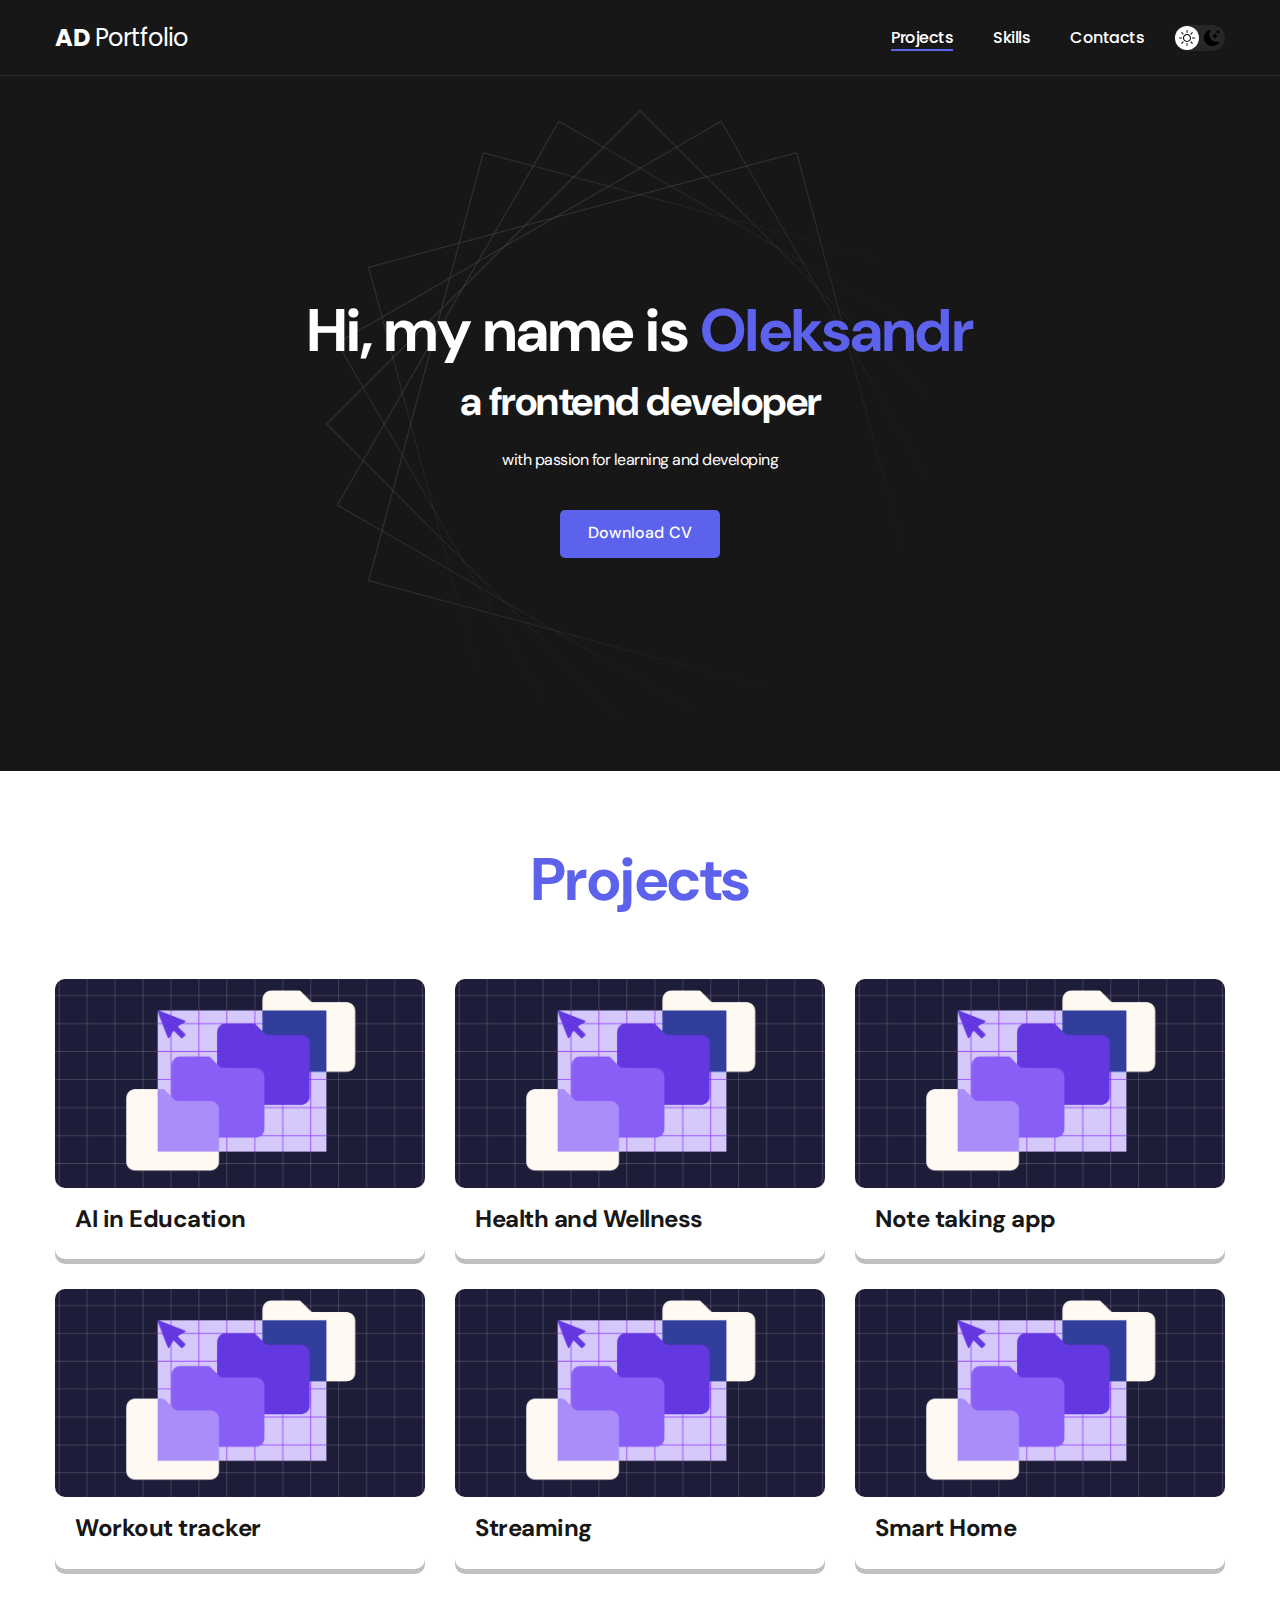
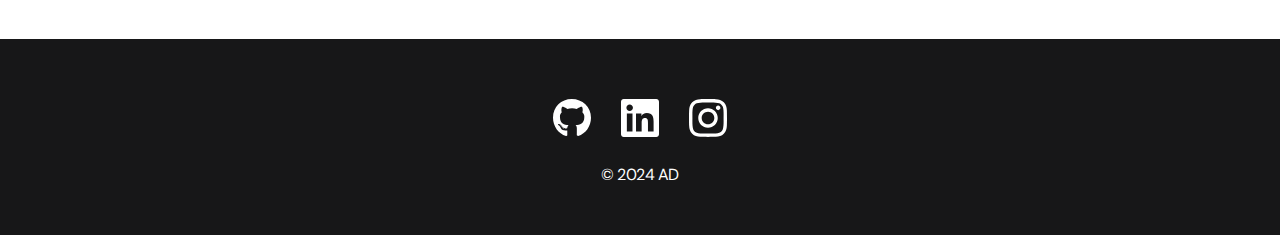
<file: index.html>
<!DOCTYPE html>
<html lang="en">
<head>
    <meta charset="UTF-8">
    <meta name="viewport" content="width=device-width, initial-scale=1.0">
    <link rel="stylesheet" href="./css/main.css">
    <title>Portfolio Landing Page</title>
</head>
<body>
    <nav class="nav">
        <div class="container">
            <div class="nav-row">
                <a href="./index.html" class="logo"><strong>AD</strong> Portfolio</a>

                <button class="dark-mode-btn">
                    <img src="./img/icons/sun_white.svg" alt="Light mode" class="dark-mode-btn__icon">
                    <img src="./img/icons/moon_dark.svg" alt="Dark mode" class="dark-mode-btn__icon">
                </button>


                <ul class="nav-list">
                    <li class="nav-list__item"><a href="./index.html" class="nav-list__link nav-list__link--active">Projects</a></li>
                    <li class="nav-list__item"><a href="./skills.html" class="nav-list__link">Skills</a></li>
                    <li class="nav-list__item"><a href="./contacts.html" class="nav-list__link">Contacts</a></li>
                </ul>
            </div>
        </div>
    </nav>

    <header class="header">
        <div class="header__wrapper">
            <div class="header__img">
                <h1 class="header__title"><strong>Hi, my name is <em>Oleksandr</em></strong><br>
                a frontend developer
                </h1>
                <div class="header__text">
                    <p>with passion for learning and developing</p>
                </div>
                <a href="#!" class="btn">Download CV</a>
            </div>    
        </div>  
    </header>

    <main class="section">
        <div class="container">
            <h2 class="title-1">Projects</h2>
            <ul class="projects">
                <li class="project">
                    <a href="./project-page.html">
                    <img src="./img/projects/01.jpg" alt="Project img" class="project__img">
                    <h3 class="project__title">AI in Education</h3>
                    </a>
                </li>
                <li class="project">
                    <a href="#./project-page.html!">
                    <img src="./img/projects/02.jpg" alt="Project img" class="project__img">
                    <h3 class="project__title">Health and Wellness</h3>
                    </a>
                </li>
                <li class="project">
                    <a href="#./project-page.html!">
                    <img src="./img/projects/03.jpg" alt="Project img" class="project__img">
                    <h3 class="project__title">Note taking app</h3>
                    </a>
                </li>
                <li class="project">
                    <a href="#./project-page.html!">
                    <img src="./img/projects/04.jpg" alt="Project img" class="project__img">
                    <h3 class="project__title">Workout tracker</h3>
                    </a>
                </li>
                <li class="project">
                    <a href="#./project-page.html!">
                    <img src="./img/projects/05.jpg" alt="Project img" class="project__img">
                    <h3 class="project__title">Streaming</h3>
                    </a>
                </li>
                <li class="project">
                    <a href="#./project-page.html!">
                    <img src="./img/projects/06.jpg" alt="Project img" class="project__img">
                    <h3 class="project__title">Smart Home</h3>
                    </a>
                </li>
            </ul>
        </div>
    </main>

    <footer class="footer">
        <div class="container">
            <div class="footer__wrapper">
                <ul class="social">
                    <li class="social__item"><a href="#!"><img src="./img/icons/gitHub.svg" alt="Link"></a></li>
                    <li class="social__item"><a href="#!"><img src="./img/icons/linkedIn.svg" alt="Link"></a></li>
                    <li class="social__item"><a href="#!"><img src="./img/icons/instagram.svg" alt="Link"></a></li>
                </ul>
                <div class="copyright">
                    <p>© 2024 AD</p>
                </div>
            </div>
        </div>
    </footer>

    <script src="./js/main.js"></script>

</body>
</html>
</file>
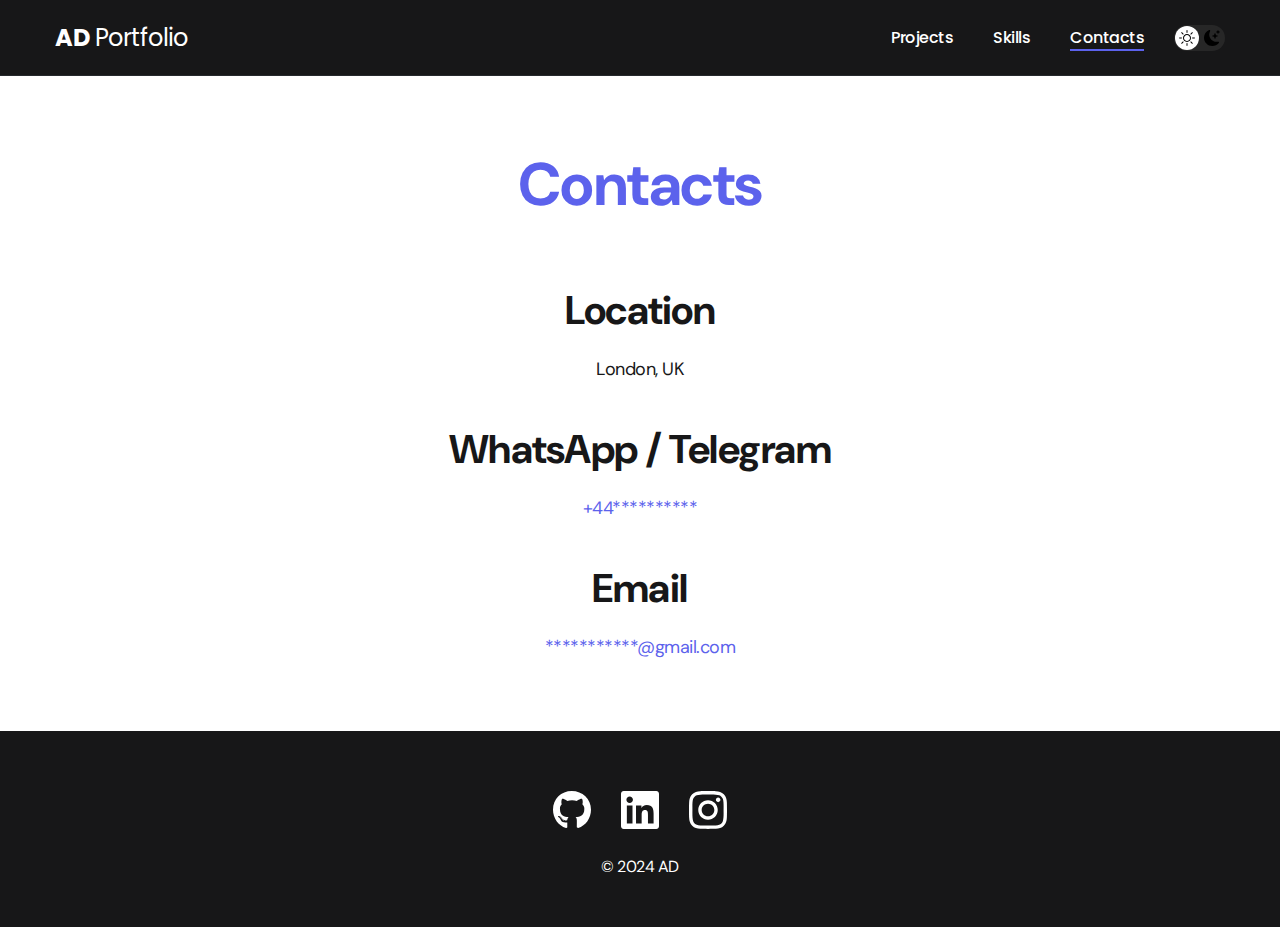
<file: contacts.html>
<!DOCTYPE html>
<html lang="en">
<head>
    <meta charset="UTF-8">
    <meta name="viewport" content="width=device-width, initial-scale=1.0">
    <link rel="stylesheet" href="./css/main.css">
    <title>Portfolio Landing Page</title>
</head>
<body>
    <nav class="nav">
        <div class="container">
            <div class="nav-row">
                <a href="./index.html" class="logo"><strong>AD</strong> Portfolio</a>
                
                <button class="dark-mode-btn">
                    <img src="./img/icons/sun_white.svg" alt="Light mode" class="dark-mode-btn__icon">
                    <img src="./img/icons/moon_dark.svg" alt="Dark mode" class="dark-mode-btn__icon">
                </button>

                <ul class="nav-list">
                    <li class="nav-list__item"><a href="./index.html" class="nav-list__link">Projects</a></li>
                    <li class="nav-list__item"><a href="./skills.html" class="nav-list__link ">Skills</a></li>
                    <li class="nav-list__item"><a href="./contacts.html" class="nav-list__link nav-list__link--active">Contacts</a></li>
                </ul>
            </div>
        </div>
    </nav>


    <main class="section">
        <div class="container">
            <h1 class="title-1">Contacts</h1>
            <ul class="content-list">
                <li class="content-list__item">
                    <h2 class="title-2">Location</h2>    
                    <p>London, UK</p>
                </li>
                <li class="content-list__item">
                    <h2 class="title-2">WhatsApp / Telegram</h2>    
                    <p><a href="call:+44**********">+44**********</a></p>
                </li>
                <li class="content-list__item">
                    <h2 class="title-2">Email</h2>    
                    <p><a href="mailto:***********@gmail.com">***********@gmail.com</a></p>
                </li>
            </ul>
            
        </div>
    </main>

    <footer class="footer">
        <div class="container">
            <div class="footer__wrapper">
                <ul class="social">
                    <li class="social__item"><a href="#!"><img src="./img/icons/gitHub.svg" alt="Link"></a></li>
                    <li class="social__item"><a href="#!"><img src="./img/icons/linkedIn.svg" alt="Link"></a></li>
                    <li class="social__item"><a href="#!"><img src="./img/icons/instagram.svg" alt="Link"></a></li>
                </ul>
                <div class="copyright">
                    <p>© 2024 AD</p>
                </div>
            </div>
        </div>
    </footer>

    <script src="./js/main.js"></script>
</body>
</html>
</file>
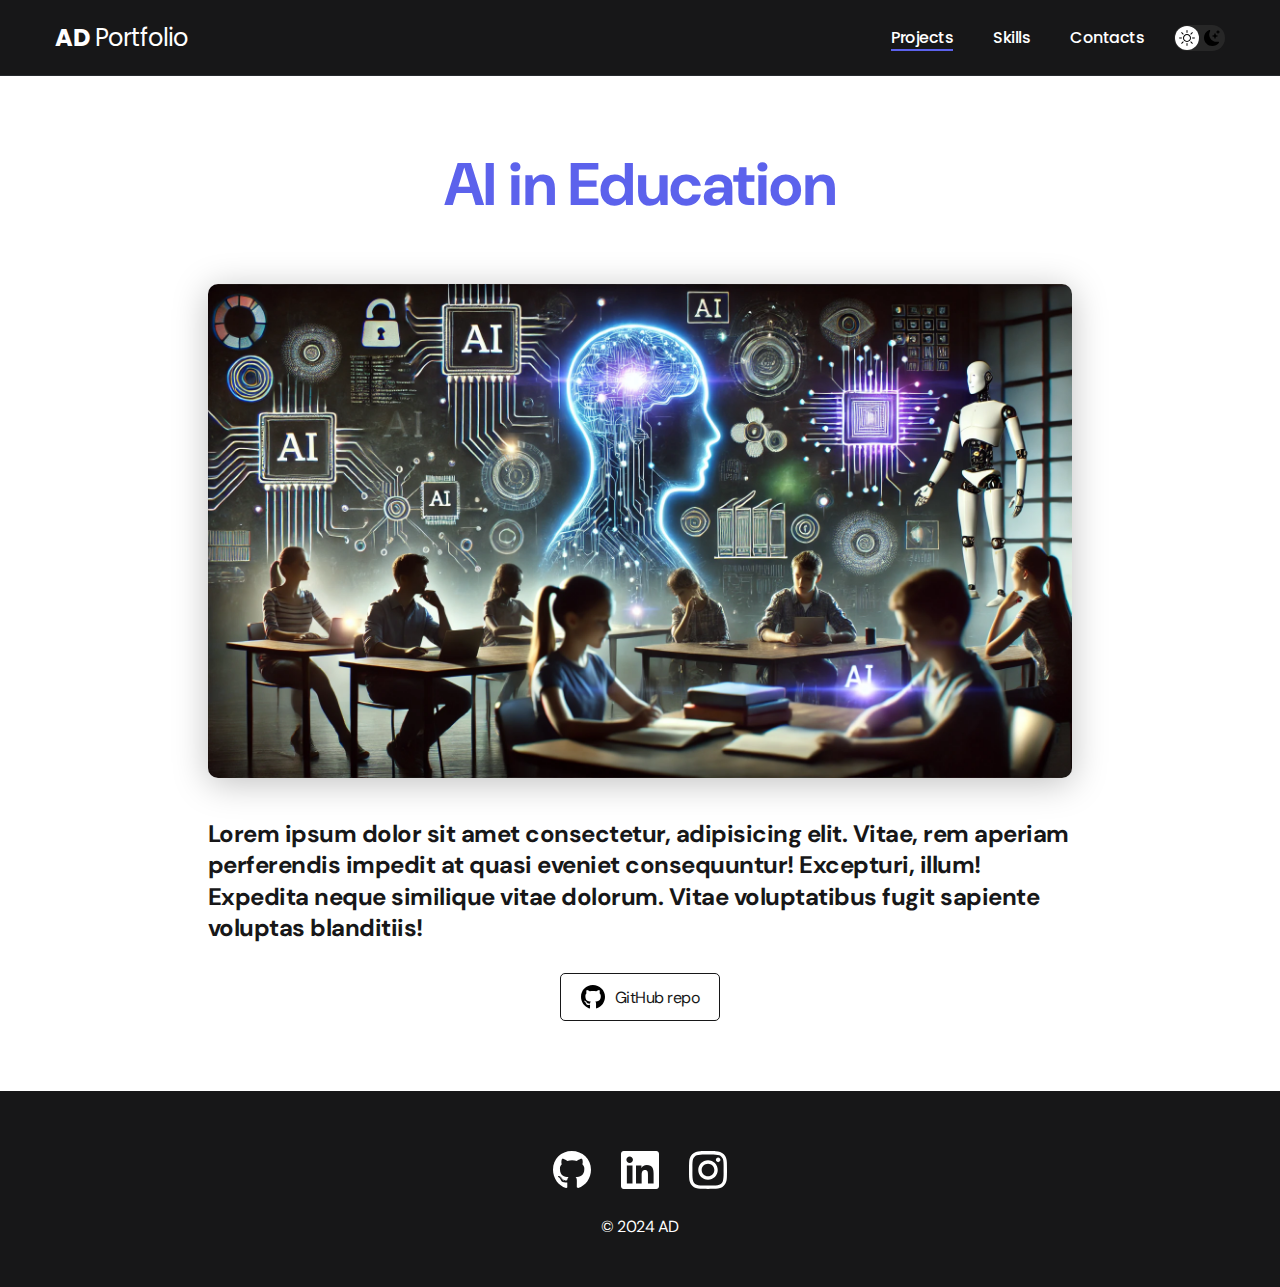
<file: project-page.html>
<!DOCTYPE html>
<html lang="en">
<head>
    <meta charset="UTF-8">
    <meta name="viewport" content="width=device-width, initial-scale=1.0">
    <link rel="stylesheet" href="./css/main.css">
    <title>Portfolio Landing Page</title>
</head>
<body>
    <nav class="nav">
        <div class="container">
            <div class="nav-row">
                <a href="./index.html" class="logo"><strong>AD</strong> Portfolio</a>
                
                <button class="dark-mode-btn">
                    <img src="./img/icons/sun_white.svg" alt="Light mode" class="dark-mode-btn__icon">
                    <img src="./img/icons/moon_dark.svg" alt="Dark mode" class="dark-mode-btn__icon">
                </button>

                <ul class="nav-list">
                    <li class="nav-list__item"><a href="./index.html" class="nav-list__link nav-list__link--active">Projects</a></li>
                    <li class="nav-list__item"><a href="./skills.html" class="nav-list__link">Skills</a></li>
                    <li class="nav-list__item"><a href="./contacts.html" class="nav-list__link">Contacts</a></li>
                </ul>
            </div>
        </div>
    </nav>


    <main class="section">
        <div class="container">
            <div class="project-details">
                <h1 class="title-1">AI in Education</h1>
                <img src="./img/projects/AI.png.webp" alt="" class="project-details__cover">
                <div class="project-details__desc">
                    <p>Lorem ipsum dolor sit amet consectetur, adipisicing elit. Vitae, rem aperiam perferendis impedit at quasi eveniet consequuntur! Excepturi, illum! Expedita neque similique vitae dolorum. Vitae voluptatibus fugit sapiente voluptas blanditiis!</p>
                </div>
                <a href="#!" class="btn-outline"><img src="./img/icons/gitHub-black.svg" alt="GitHub repo">GitHub repo</a>

            </div>
        </div>
    </main>

    <footer class="footer">
        <div class="container">
            <div class="footer__wrapper">
                <ul class="social">
                    <li class="social__item"><a href="#!"><img src="./img/icons/gitHub.svg" alt="Link"></a></li>
                    <li class="social__item"><a href="#!"><img src="./img/icons/linkedIn.svg" alt="Link"></a></li>
                    <li class="social__item"><a href="#!"><img src="./img/icons/instagram.svg" alt="Link"></a></li>
                </ul>
                <div class="copyright">
                    <p>© 2024 AD</p>
                </div>
            </div>
        </div>
    </footer>

    <script src="./js/main.js"></script>

</body>
</html>
</file>
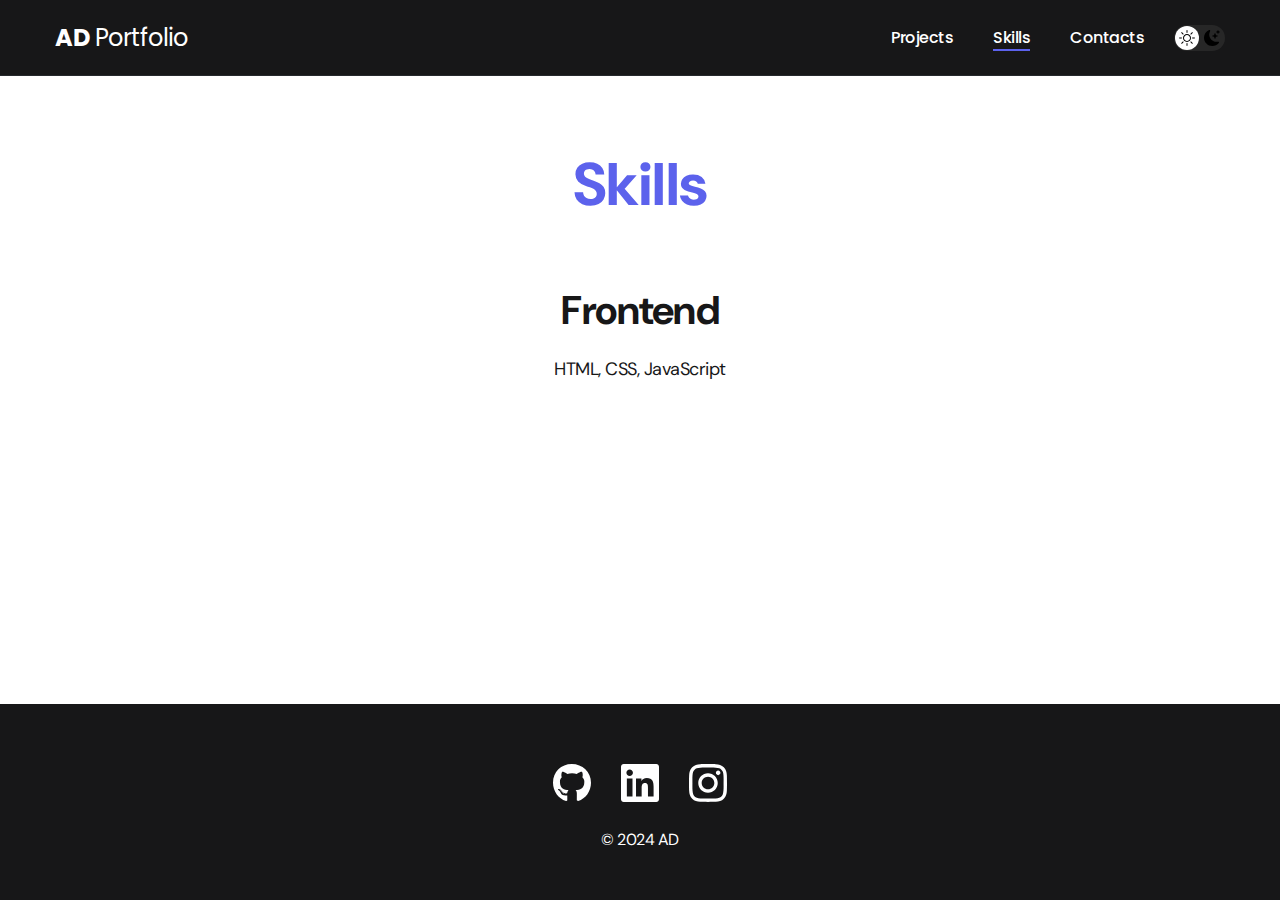
<file: skills.html>
<!DOCTYPE html>
<html lang="en">
<head>
    <meta charset="UTF-8">
    <meta name="viewport" content="width=device-width, initial-scale=1.0">
    <link rel="stylesheet" href="./css/main.css">
    <title>Portfolio Landing Page</title>
</head>
<body>
    <nav class="nav">
        <div class="container">
            <div class="nav-row">
                <a href="./index.html" class="logo"><strong>AD</strong> Portfolio</a>

                <button class="dark-mode-btn">
                    <img src="./img/icons/sun_white.svg" alt="Light mode" class="dark-mode-btn__icon">
                    <img src="./img/icons/moon_dark.svg" alt="Dark mode" class="dark-mode-btn__icon">
                </button>
                
                <ul class="nav-list">
                    <li class="nav-list__item"><a href="./index.html" class="nav-list__link">Projects</a></li>
                    <li class="nav-list__item"><a href="./skills.html" class="nav-list__link nav-list__link--active">Skills</a></li>
                    <li class="nav-list__item"><a href="./contacts.html" class="nav-list__link">Contacts</a></li>
                </ul>
            </div>
        </div>
    </nav>


    <main class="section">
        <div class="container">
            <h1 class="title-1">Skills</h1>
            <ul class="content-list">
                <li class="content-list__item">
                    <h2 class="title-2">Frontend</h2>    
                    <p>HTML, CSS, JavaScript</p>
                </li>
            </ul>
            
        </div>
    </main>

    <footer class="footer">
        <div class="container">
            <div class="footer__wrapper">
                <ul class="social">
                    <li class="social__item"><a href="#!"><img src="./img/icons/gitHub.svg" alt="Link"></a></li>
                    <li class="social__item"><a href="#!"><img src="./img/icons/linkedIn.svg" alt="Link"></a></li>
                    <li class="social__item"><a href="#!"><img src="./img/icons/instagram.svg" alt="Link"></a></li>
                </ul>
                <div class="copyright">
                    <p>© 2024 AD</p>
                </div>
            </div>
        </div>
    </footer>

    <script src="./js/main.js"></script>

</body>
</html>
</file>
<file: css/main.css>
@import './reset.css';
@import url('https://fonts.googleapis.com/css2?family=DM+Sans:ital,opsz,wght@0,9..40,100..1000;1,9..40,100..1000&family=Poppins:wght@100;400;500;700&display=swap');

/* 
font-family: 'DM Sans', sans-serif;
font-family: 'Poppins', sans-serif;
 */

:root {
    --black: #171718;
    --black-border: #26292D;
    --white: #FFF;
    --purple: #5C62EC;

    --text-color: var(--black);

    --dark-bg:var(--black);
    --dark-border:var(--black-border);
    --header-text:var(--white);
    --accent:var(--purple);

    /* Light Mode */

    --page-bg: var(--white);
    --text-color: var(--black);

    --title-1: var(--accent);

    --project-card-bg: var(--white);
    --project-card-text: var(--black);
    --box-shadow: 0px 5px rgba(0, 0, 0, 0.25);

}

.dark {

    /* Dark Mode */

    --page-bg: #252526;
    --text-color: var(--white);

    --title-1: var(--white);

    --project-card-bg: var(--black);
    --project-card-text: var(--white);
    --box-shadow: 0px 5px rgba(0, 0, 0, 0.8);
}

html, body {
    display: flex;
    flex-direction: column;

    font-family: 'DM Sans', sans-serif;
    letter-spacing: -0.5px;
    min-height: 100vh;
    
    background-color: var(--page-bg);
    color: var(--text-color);
}

/* Container */

.container {
    margin: 0 auto;
    padding: 0 15px;
    max-width: 1200px;
}


.none {
    display: none !important;
}

.section {
    padding: 70px 0;
}

.title-1 {
    margin-bottom: 60px;

    font-size: 60px;
    font-weight: 700;
    line-height: 1.3;
    color: var(--title-1);
    text-align: center;
}

.title-2 {
    margin-bottom: 20px;

    font-size: 40px;
    line-height: 1.3;
    font-weight: 700;
}

/* Navigation */

.nav {
    padding: 20px 0;
    border-bottom: 1px solid var(--dark-border);
    background-color: var(--dark-bg);
    color: var(--header-text);
}

.nav-row {
    display: flex;
    justify-content: flex-end;
    justify-content: space-between;
    align-items: center;
    column-gap: 30px;
    row-gap: 20px;
    flex-wrap: wrap;
}

.logo {
    margin-right: auto;
    color: var(--header-text);
    font-size: 24px;
    font-family: 'Poppins', sans-serif;
}

.logo strong {
    font-weight: 700;
}

.nav-list {
    display: flex;
    flex-wrap: wrap;
    row-gap: 10px;
    align-items: center;
    column-gap: 40px;
    font-size: 16px;
    font-weight: 500;
    font-family: 'Poppins', sans-serif;
}

.nav-list__link {
    color: var(--header-text);
}

.nav-list__link:hover {
    opacity: 0.8;
    transition: opacity 0.2s ease-in;
}

.nav-list__link--active {
    position: relative;
}

.nav-list__link--active::before {
    content: "";
    position: absolute;
    left: 0;
    top: 100%;
    display: block;
    height: 2px;
    width: 100%;
    background-color: var(--accent);
}

/* Dark mode btn */

.dark-mode-btn {
    order: 9;

    position: relative;
    display: flex;
    justify-content: space-between;

    width: 51px;
    height: 26px;
    padding: 5px;
    
    border-radius: 50px;
    background-color: #272727;
}

.dark-mode-btn::before {
    content: '';

    position: absolute;
    top: 1px;
    left: 1px;

    display: block;
    width: 24px;
    height: 24px;

    border-radius: 50%;
    background-color: var(--white);

    transition: left 0.2s ease-in;
}

.dark-mode-btn--active::before {
    left: 26px;
}

.dark-mode-btn__icon {
    position: relative;
    z-index: 9;
}

/* Header */

.header {
    padding: 40px 0;
    min-height: 695px;

    display: flex;
    justify-content: center;
    align-items: center;

    background-color: var(--dark-bg);
    background-image: url('./../img/header-bg.png');
    background-repeat: no-repeat;
    background-size: auto;
    background-position: center center;

    color: var(--header-text);
    text-align: center;
}


.header__wraper {
    padding: 0 15px;
    max-width: 660px;
}

.header__title {
    margin-bottom: 20px;
    font-size: 40px;
    font-weight: 700;
    line-height: 1.4;
}

.header__title strong {
    font-size: 60px;
    font-weight: 700;
}

.header__title em {
    font-style: normal;
    color: var(--accent);
}

.header__text {
    margin-bottom: 40px;
    font-style: 18px;
    line-height: 1.333;
}

.header__text p + p{
    margin-top: 1em;
}

.btn {
    display: inline-block;
    height: 48px;
    padding: 12px 28px;
    border-radius: 5px;
    background-color: var(--accent);
    color: var(--white);
    letter-spacing: 0.15px;
    font-style: 16px;
    font-weight: 500;
    transition: opacity 0.2s ease-in;
}

/* Button */

.btn:hover {
    opacity: 0.8;
}

.btn:active {
    position: relative;
    top: 2px;
}

.btn-outline {
    height: 48px;
    padding: 12px 20px;

    border-radius: 5px;
    border: 1px solid var(--black);
    background-color: var(--white);
    color: var(--black);

    display: flex;
    column-gap: 10px;
    align-items: center;
}

.btn-outline:hover {
    opacity: 0.8;
}

.btn-outline:active {
    position: relative;
    top: 2px;
}
/* General */



/* Projects */

.projects {
    display: flex;
    justify-content: center;
    flex-wrap: wrap;
    column-gap: 30px;
    row-gap: 30px;
}

.project { 
    max-width: 370px;
    background-color: var(--project-card-bg);
    box-shadow: var(--box-shadow);
    border-radius: 10px;
}

.project__img {
    border-radius: 10px;
}

.project__title {
    padding: 15px 20px 25px;
    font-size: 24px;
    font-weight: 700;
    line-height: 1.3;
    color: var(--project-card-text);
}

/* Project Page */

.project-details {
    margin: 0 auto;
    max-width: 865px;

    display: flex;
    flex-direction: column;
    align-items: center;

}

.project-details__cover {
    max-width: 100%;
    margin-bottom: 40px;
    box-shadow: 0px 5px 35px rgba(0, 0, 0, 0.25);
    border-radius: 10px;
}

.project-details__desc {
    margin-bottom: 30px;
    font-size: 24px;
    font-weight: 700;
    line-height: 1.3;
}

/* Content List */

.content-list {
    margin: 0 auto;
    max-width: 570px;
    display: flex;
    flex-direction: column;
    align-items: center;
    row-gap: 40px;
    text-align: center;
}

.content-list a {
    color: var(--accent);
}

.content-list__item {
    font-size: 18px;
    line-height: 1.5;
}

/* Footer */

.footer {
    margin-top: auto;
    padding: 60px 0 50px;
    background-color: var(--dark-bg);
    color: var(--header-text);
}

.footer__wrapper {
    display: flex;
    flex-direction: column;
    align-items: center;
    row-gap: 27px;
}

.social {
    display: flex;
    column-gap: 30px;
    align-items: center;
}

.copyright {
    font-size: 16px;
}

.copyright p + p {
    margin-top: 0.5em;
}

/* Mobile */

@media (max-width: 620px) {
    
    .header {
        min-height: unset;
    }
    .header__title {
        font-size: 30px;
    }

    .header__title strong {
        font-size: 40px;
    }

    .nav-row {
        justify-content: space-between;
    }

    .dark-mode-btn {
        order: 0;
    }

    .section {
        padding: 40px 0;
    }

    .title-1 {
        margin-bottom: 30px;
        font-size: 40px;
    }

    .title-2 {
        margin-bottom: 10px;
        font-size: 30px;
    }

    .project__title {
        font-size: 22px;
    }

    .project-details__desc {
        margin-bottom: 20px;
        font-size: 22px;
    }

    .footer {
        padding: 40px 0 30px;
    }
    
    .footer__wrapper {
        row-gap: 20px;
    }

    .social {
        column-gap: 20px;
    }

    .social__item {
        width: 28px;
    }

    .content-list {
        row-gap: 20px;
    }

    .content-list__item {
        font-size: 16px;
    }

    

}
</file>
